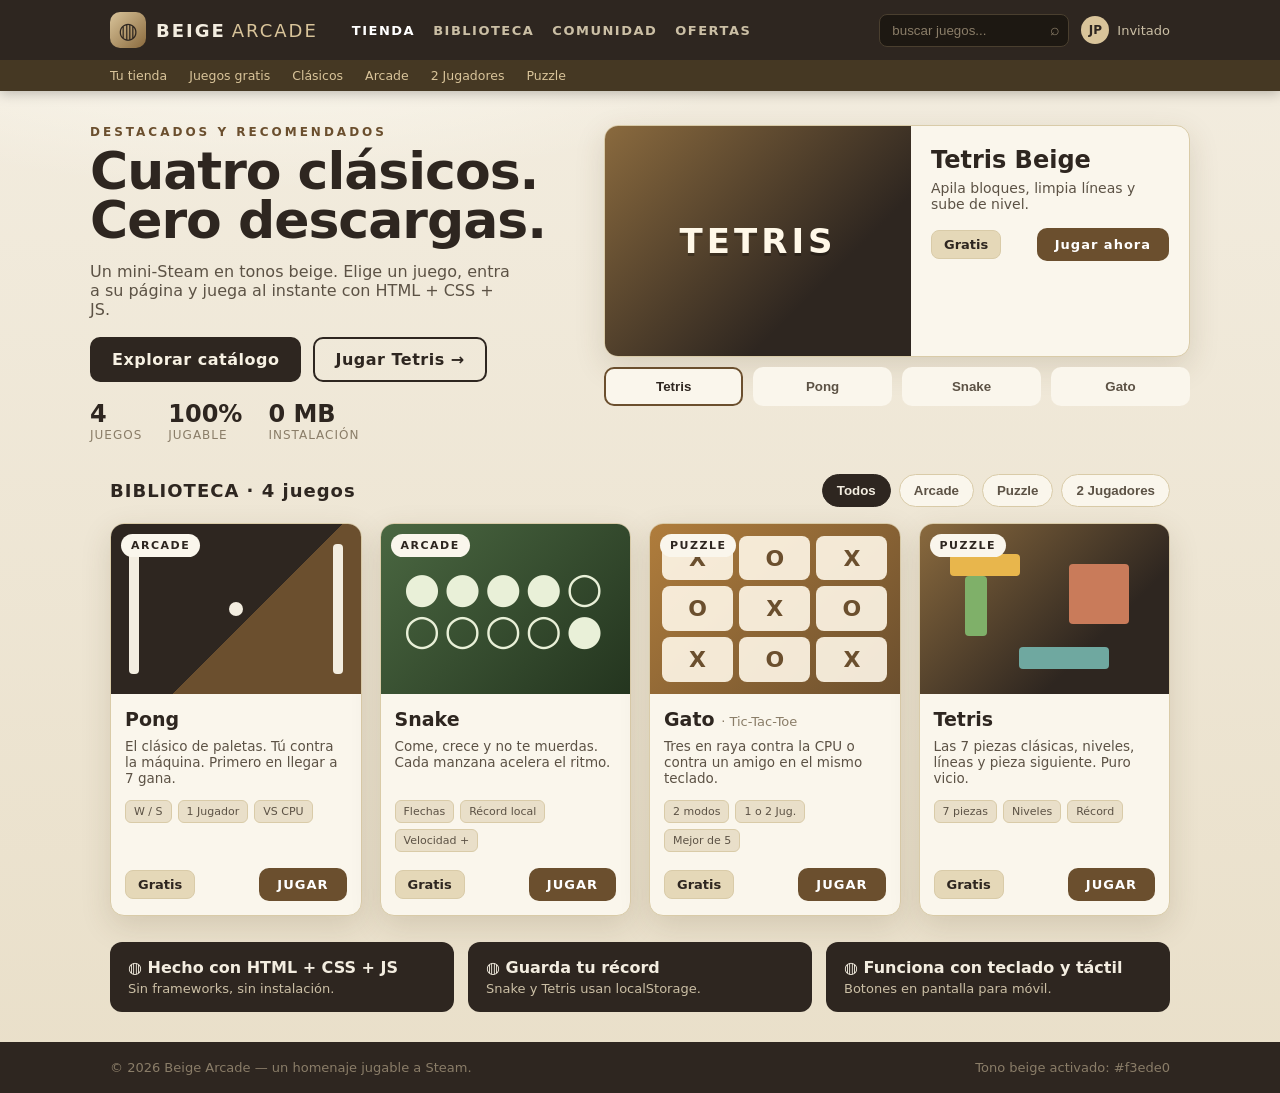
<file: index.html>
<!DOCTYPE html>
<html lang="es">
<head>
<meta charset="UTF-8" />
<meta name="viewport" content="width=device-width, initial-scale=1.0" />
<title>Beige Arcade — Tienda de Juegos</title>
<link rel="stylesheet" href="styles.css" />
</head>
<body>
  <header class="topbar">
    <div class="topbar-inner">
      <a class="logo" href="index.html">
        <span class="logo-mark">◍</span>
        <span class="logo-text">BEIGE<em>ARCADE</em></span>
      </a>
      <nav class="main-nav">
        <a href="index.html" class="active">TIENDA</a>
        <a href="#catalogo">BIBLIOTECA</a>
        <a href="#catalogo">COMUNIDAD</a>
        <a href="#catalogo">OFERTAS</a>
      </nav>
      <div class="topbar-right">
        <div class="search-box">
          <input id="searchInput" type="text" placeholder="buscar juegos..." autocomplete="off" />
          <span class="search-icon">⌕</span>
        </div>
        <div class="user-chip"><span class="avatar">JP</span> Invitado</div>
      </div>
    </div>
    <div class="subbar">
      <div class="subbar-inner">
        <span>Tu tienda</span><span>Juegos gratis</span><span>Clásicos</span><span>Arcade</span><span>2 Jugadores</span><span>Puzzle</span>
      </div>
    </div>
  </header>

  <main>
    <!-- HERO estilo Steam -->
    <section class="hero">
      <div class="hero-inner">
        <div class="hero-copy">
          <p class="eyebrow">DESTACADOS Y RECOMENDADOS</p>
          <h1>Cuatro clásicos.<br />Cero descargas.</h1>
          <p class="hero-desc">Un mini-Steam en tonos beige. Elige un juego, entra a su página y juega al instante con HTML + CSS + JS.</p>
          <div class="hero-actions">
            <a href="#catalogo" class="btn btn-primary">Explorar catálogo</a>
            <a href="tetris.html" class="btn btn-ghost">Jugar Tetris →</a>
          </div>
          <div class="hero-stats">
            <div><strong>4</strong><span>juegos</span></div>
            <div><strong>100%</strong><span>jugable</span></div>
            <div><strong>0 MB</strong><span>instalación</span></div>
          </div>
        </div>
        <div class="hero-showcase">
          <div class="showcase-main" id="showcaseMain">
            <div class="showcase-art art-tetris"><span>TETRIS</span></div>
            <div class="showcase-info">
              <h2 id="showcaseTitle">Tetris Beige</h2>
              <p id="showcaseDesc">Apila bloques, limpia líneas y sube de nivel.</p>
              <div class="showcase-meta">
                <span class="price">Gratis</span>
                <a id="showcaseLink" href="tetris.html" class="btn btn-small">Jugar ahora</a>
              </div>
            </div>
          </div>
          <div class="showcase-thumbs">
            <button class="thumb active" data-game="tetris">Tetris</button>
            <button class="thumb" data-game="pong">Pong</button>
            <button class="thumb" data-game="snake">Snake</button>
            <button class="thumb" data-game="gato">Gato</button>
          </div>
        </div>
      </div>
    </section>

    <!-- CATALOGO -->
    <section id="catalogo" class="catalog">
      <div class="catalog-head">
        <h2>BIBLIOTECA · <span id="resultCount">4 juegos</span></h2>
        <div class="filters">
          <button class="filter active" data-filter="all">Todos</button>
          <button class="filter" data-filter="arcade">Arcade</button>
          <button class="filter" data-filter="puzzle">Puzzle</button>
          <button class="filter" data-filter="2p">2 Jugadores</button>
        </div>
      </div>

      <div class="grid" id="gameGrid">
        <!-- PONG -->
        <article class="card" data-tags="arcade 2p" data-title="pong retro paletas arcade">
          <a class="card-art art-pong" href="pong.html" aria-label="Jugar Pong">
            <div class="pong-deco"><i></i><i></i><i></i></div>
            <span class="card-badge">ARCADE</span>
          </a>
          <div class="card-body">
            <h3>Pong</h3>
            <p class="card-desc">El clásico de paletas. Tú contra la máquina. Primero en llegar a 7 gana.</p>
            <div class="card-tags"><span>W / S</span><span>1 Jugador</span><span>VS CPU</span></div>
            <div class="card-foot">
              <span class="price">Gratis</span>
              <a href="pong.html" class="btn btn-small">JUGAR</a>
            </div>
          </div>
        </article>

        <!-- SNAKE -->
        <article class="card" data-tags="arcade" data-title="snake vibora culebra arcade">
          <a class="card-art art-snake" href="snake.html" aria-label="Jugar Snake">
            <div class="snake-deco">●●●●○<br />○○○○●</div>
            <span class="card-badge">ARCADE</span>
          </a>
          <div class="card-body">
            <h3>Snake</h3>
            <p class="card-desc">Come, crece y no te muerdas. Cada manzana acelera el ritmo.</p>
            <div class="card-tags"><span>Flechas</span><span>Récord local</span><span>Velocidad +</span></div>
            <div class="card-foot">
              <span class="price">Gratis</span>
              <a href="snake.html" class="btn btn-small">JUGAR</a>
            </div>
          </div>
        </article>

        <!-- GATO -->
        <article class="card" data-tags="puzzle 2p" data-title="gato tic tac toe tres en raya puzzle">
          <a class="card-art art-gato" href="gato.html" aria-label="Jugar Gato">
            <div class="gato-deco"><span>X</span><span>O</span><span>X</span><span>O</span><span>X</span><span>O</span><span>X</span><span>O</span><span>X</span></div>
            <span class="card-badge">PUZZLE</span>
          </a>
          <div class="card-body">
            <h3>Gato <small>· Tic-Tac-Toe</small></h3>
            <p class="card-desc">Tres en raya contra la CPU o contra un amigo en el mismo teclado.</p>
            <div class="card-tags"><span>2 modos</span><span>1 o 2 Jug.</span><span>Mejor de 5</span></div>
            <div class="card-foot">
              <span class="price">Gratis</span>
              <a href="gato.html" class="btn btn-small">JUGAR</a>
            </div>
          </div>
        </article>

        <!-- TETRIS -->
        <article class="card" data-tags="puzzle arcade" data-title="tetris bloques lineas puzzle">
          <a class="card-art art-tetris" href="tetris.html" aria-label="Jugar Tetris">
            <div class="tetris-deco"><i class="t1"></i><i class="t2"></i><i class="t3"></i><i class="t4"></i></div>
            <span class="card-badge">PUZZLE</span>
          </a>
          <div class="card-body">
            <h3>Tetris</h3>
            <p class="card-desc">Las 7 piezas clásicas, niveles, líneas y pieza siguiente. Puro vicio.</p>
            <div class="card-tags"><span>7 piezas</span><span>Niveles</span><span>Récord</span></div>
            <div class="card-foot">
              <span class="price">Gratis</span>
              <a href="tetris.html" class="btn btn-small">JUGAR</a>
            </div>
          </div>
        </article>
      </div>
      <p id="emptyMsg" class="empty-msg" hidden>Sin resultados para tu búsqueda. Prueba con “pong”, “snake”, “gato” o “tetris”.</p>
    </section>

    <section class="strip">
      <div class="strip-item"><strong>◍ Hecho con HTML + CSS + JS</strong><span>Sin frameworks, sin instalación.</span></div>
      <div class="strip-item"><strong>◍ Guarda tu récord</strong><span>Snake y Tetris usan localStorage.</span></div>
      <div class="strip-item"><strong>◍ Funciona con teclado y táctil</strong><span>Botones en pantalla para móvil.</span></div>
    </section>
  </main>

  <footer class="footer">
    <div class="footer-inner">
      <span>© 2026 Beige Arcade — un homenaje jugable a Steam.</span>
      <span>Tono beige activado: #f3ede0</span>
    </div>
  </footer>

<script src="app.js"></script>
</body>
</html>
</file>
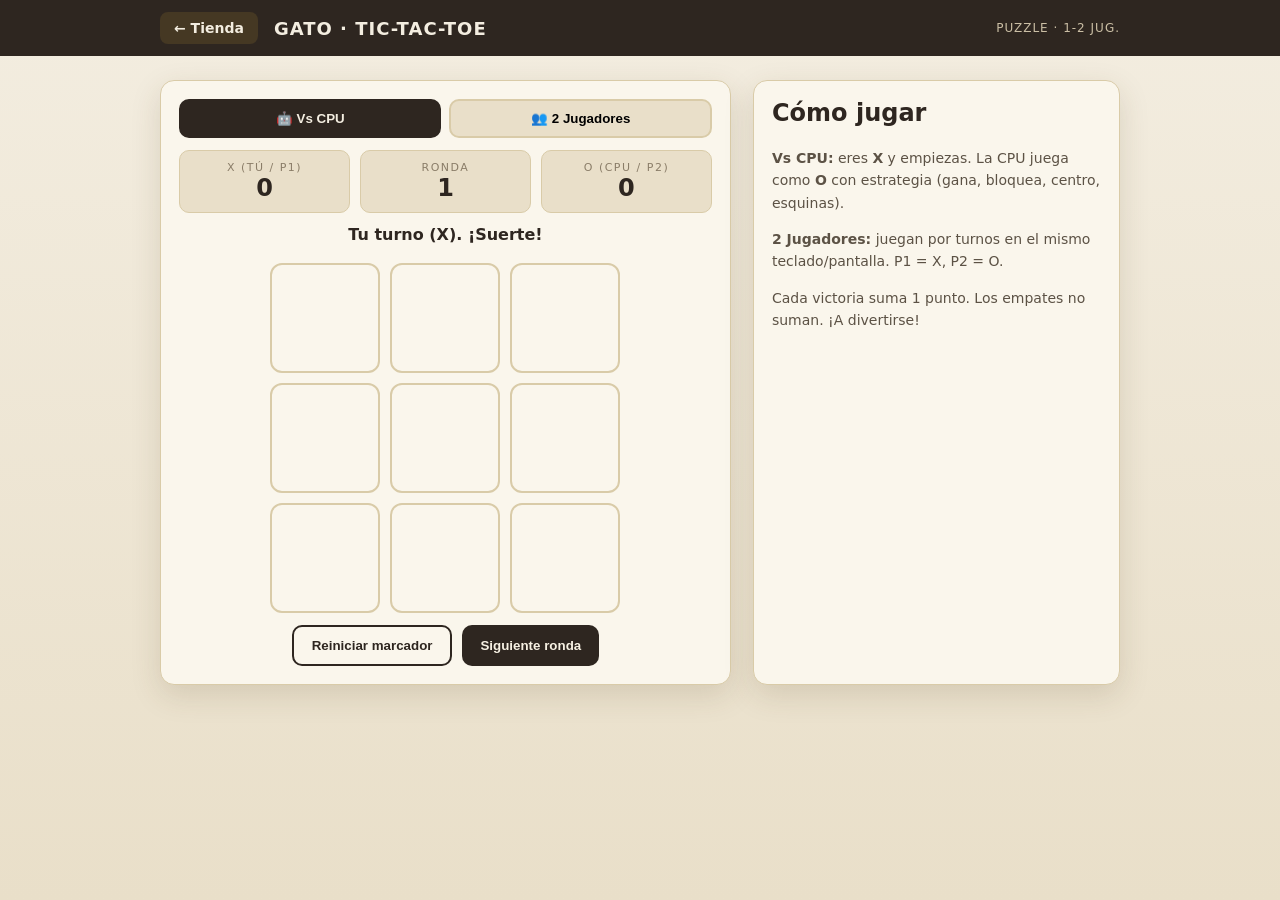
<file: gato.html>
<!DOCTYPE html>
<html lang="es">
<head>
<meta charset="UTF-8" />
<meta name="viewport" content="width=device-width, initial-scale=1.0" />
<title>Gato — Beige Arcade</title>
<link rel="stylesheet" href="game.css" />
</head>
<body>
<header class="game-top"><div class="game-top-inner">
  <a class="back" href="index.html">← Tienda</a>
  <h1>GATO · TIC-TAC-TOE</h1><span class="tag">PUZZLE · 1-2 JUG.</span>
</div></header>
<div class="wrap">
  <div class="panel">
    <div class="mode-row">
      <button id="modeCpu" class="active">🤖 Vs CPU</button>
      <button id="mode2p">👥 2 Jugadores</button>
    </div>
    <div class="hud">
      <div class="box"><small>X (Tú / P1)</small><strong id="scoreX">0</strong></div>
      <div class="box"><small>Ronda</small><strong id="round">1</strong></div>
      <div class="box"><small>O (CPU / P2)</small><strong id="scoreO">0</strong></div>
    </div>
    <div class="status" id="status">Tu turno (X). ¡Suerte!</div>
    <div class="stage" style="background:transparent;padding:0;min-height:0">
      <div class="board-ttt" id="board"></div>
    </div>
    <div class="controls-row" style="justify-content:center">
      <button class="btn secondary" id="btnReset">Reiniciar marcador</button>
      <button class="btn" id="btnNext">Siguiente ronda</button>
    </div>
  </div>
  <div class="panel">
    <h2 style="margin-top:0">Cómo jugar</h2>
    <p class="hint"><b>Vs CPU:</b> eres <b>X</b> y empiezas. La CPU juega como <b>O</b> con estrategia (gana, bloquea, centro, esquinas).</p>
    <p class="hint"><b>2 Jugadores:</b> juegan por turnos en el mismo teclado/pantalla. P1 = X, P2 = O.</p>
    <p class="hint">Cada victoria suma 1 punto. Los empates no suman. ¡A divertirse!</p>
  </div>
</div>
<script src="gato.js"></script>
</body>
</html>
</file>
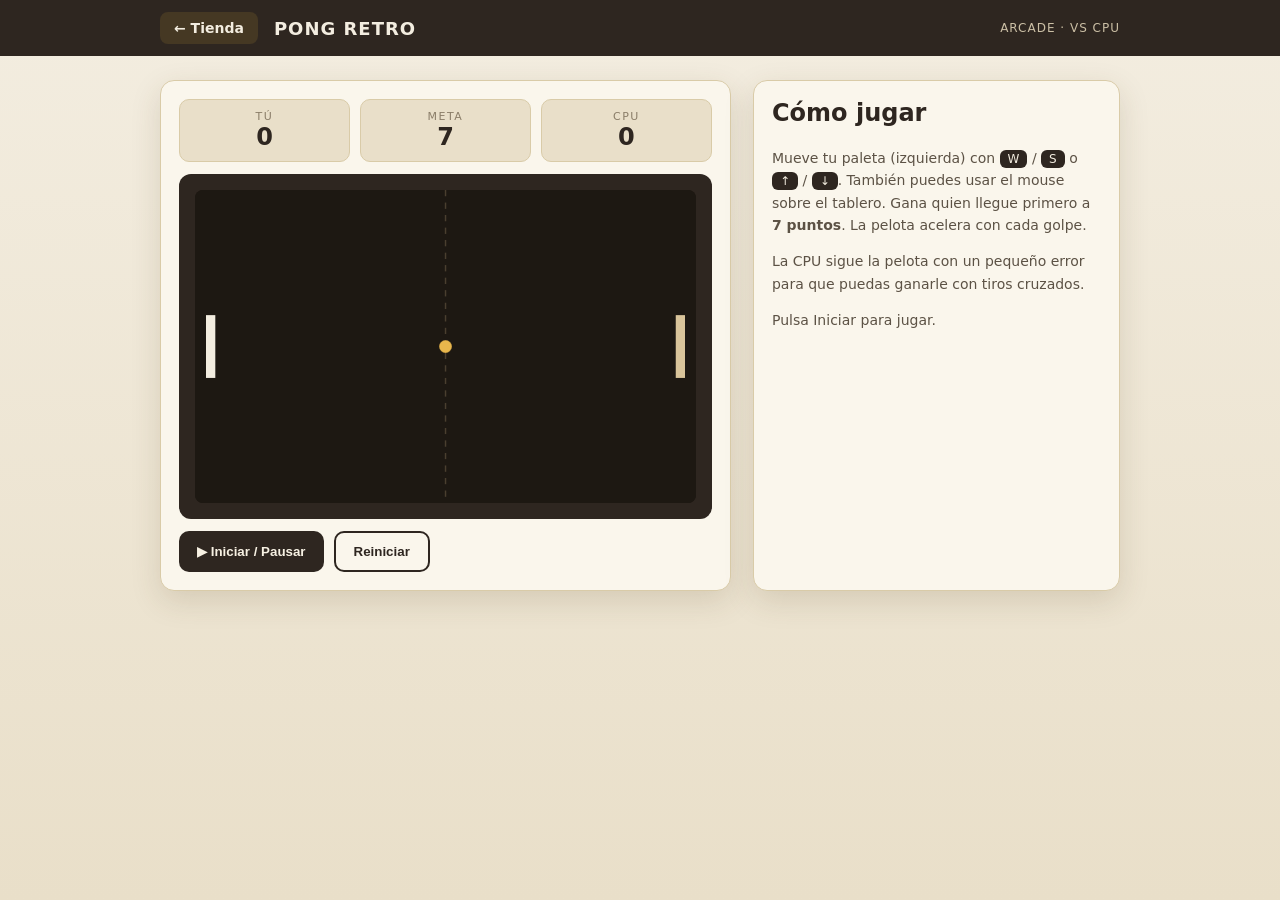
<file: pong.html>
<!DOCTYPE html>
<html lang="es">
<head>
<meta charset="UTF-8" />
<meta name="viewport" content="width=device-width, initial-scale=1.0" />
<title>Pong — Beige Arcade</title>
<link rel="stylesheet" href="game.css" />
</head>
<body>
<header class="game-top"><div class="game-top-inner">
  <a class="back" href="index.html">← Tienda</a>
  <h1>PONG RETRO</h1><span class="tag">ARCADE · VS CPU</span>
</div></header>
<div class="wrap">
  <div class="panel">
    <div class="hud">
      <div class="box"><small>Tú</small><strong id="scoreL">0</strong></div>
      <div class="box"><small>Meta</small><strong>7</strong></div>
      <div class="box"><small>CPU</small><strong id="scoreR">0</strong></div>
    </div>
    <div class="stage"><canvas id="pong" width="640" height="400"></canvas></div>
    <div class="controls-row">
      <button class="btn" id="btnStart">▶ Iniciar / Pausar</button>
      <button class="btn secondary" id="btnReset">Reiniciar</button>
    </div>
    <div class="touch">
      <button id="tUp">▲</button>
      <button id="tDown">▼</button>
    </div>
  </div>
  <div class="panel">
    <h2 style="margin-top:0">Cómo jugar</h2>
    <p class="hint">Mueve tu paleta (izquierda) con <kbd>W</kbd> / <kbd>S</kbd> o <kbd>↑</kbd> / <kbd>↓</kbd>. También puedes usar el mouse sobre el tablero. Gana quien llegue primero a <b>7 puntos</b>. La pelota acelera con cada golpe.</p>
    <p class="hint">La CPU sigue la pelota con un pequeño error para que puedas ganarle con tiros cruzados.</p>
    <p class="hint" id="msg">Pulsa Iniciar para jugar.</p>
  </div>
</div>
<script src="pong.js"></script>
</body>
</html>
</file>
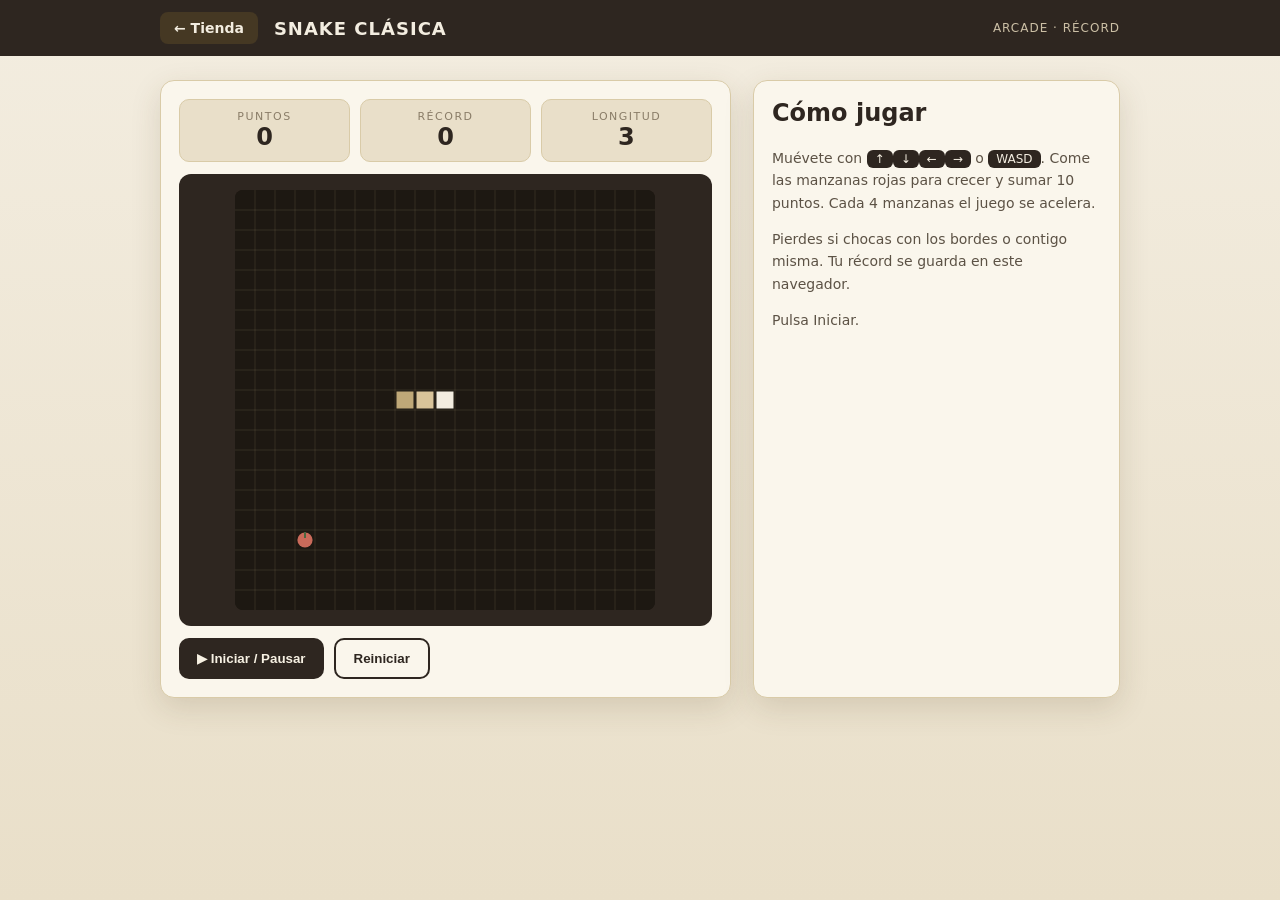
<file: snake.html>
<!DOCTYPE html>
<html lang="es">
<head>
<meta charset="UTF-8" />
<meta name="viewport" content="width=device-width, initial-scale=1.0" />
<title>Snake — Beige Arcade</title>
<link rel="stylesheet" href="game.css" />
</head>
<body>
<header class="game-top"><div class="game-top-inner">
  <a class="back" href="index.html">← Tienda</a>
  <h1>SNAKE CLÁSICA</h1><span class="tag">ARCADE · RÉCORD</span>
</div></header>
<div class="wrap">
  <div class="panel">
    <div class="hud">
      <div class="box"><small>Puntos</small><strong id="score">0</strong></div>
      <div class="box"><small>Récord</small><strong id="best">0</strong></div>
      <div class="box"><small>Longitud</small><strong id="len">3</strong></div>
    </div>
    <div class="stage"><canvas id="snake" width="420" height="420"></canvas></div>
    <div class="controls-row">
      <button class="btn" id="btnStart">▶ Iniciar / Pausar</button>
      <button class="btn secondary" id="btnReset">Reiniciar</button>
    </div>
    <div class="touch">
      <button data-dir="up">▲</button>
      <button data-dir="left">◀</button>
      <button data-dir="down">▼</button>
      <button data-dir="right">▶</button>
    </div>
  </div>
  <div class="panel">
    <h2 style="margin-top:0">Cómo jugar</h2>
    <p class="hint">Muévete con <kbd>↑</kbd><kbd>↓</kbd><kbd>←</kbd><kbd>→</kbd> o <kbd>WASD</kbd>. Come las manzanas rojas para crecer y sumar 10 puntos. Cada 4 manzanas el juego se acelera.</p>
    <p class="hint">Pierdes si chocas con los bordes o contigo misma. Tu récord se guarda en este navegador.</p>
    <p class="hint" id="msg">Pulsa Iniciar.</p>
  </div>
</div>
<script src="snake.js"></script>
</body>
</html>
</file>
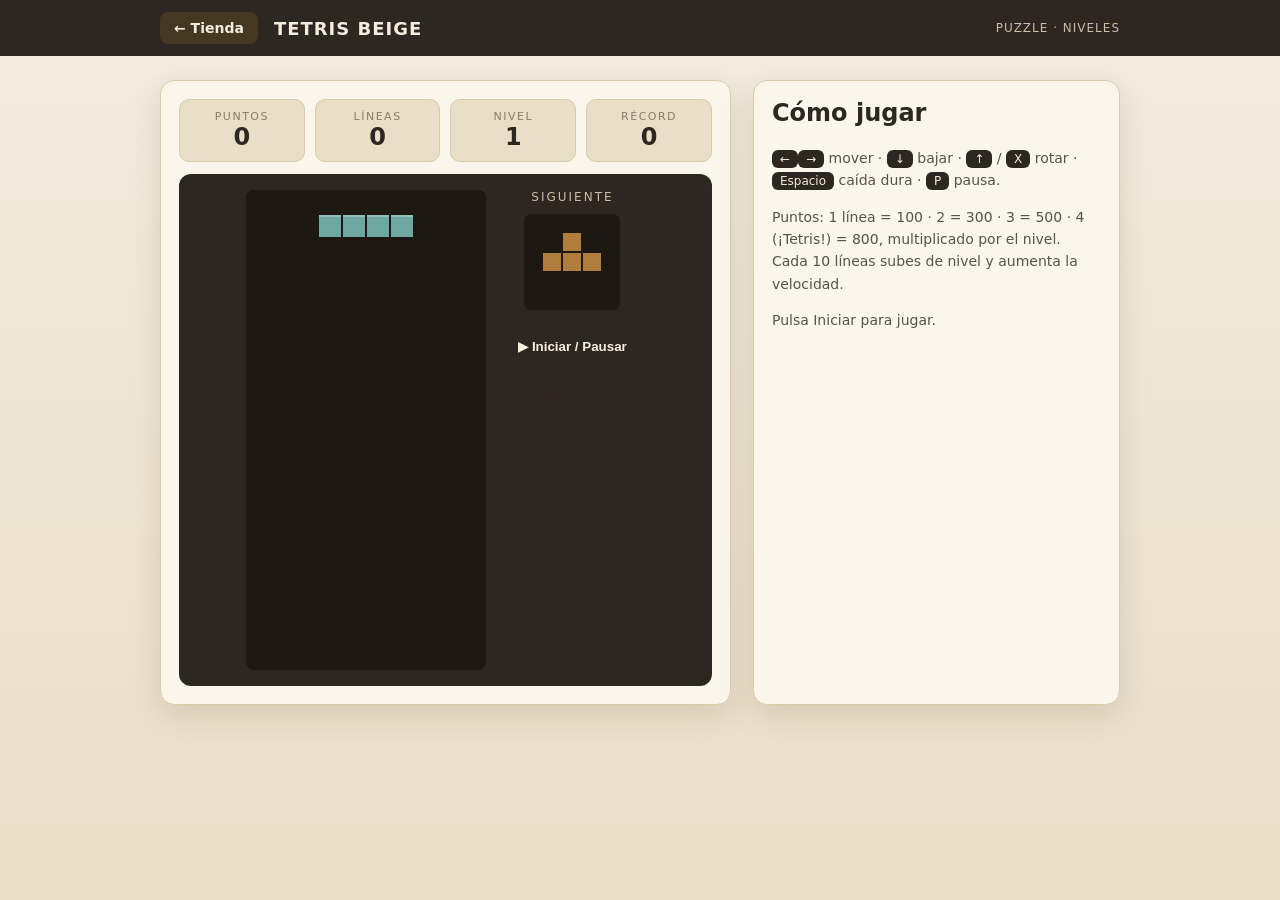
<file: tetris.html>
<!DOCTYPE html>
<html lang="es">
<head>
<meta charset="UTF-8" />
<meta name="viewport" content="width=device-width, initial-scale=1.0" />
<title>Tetris — Beige Arcade</title>
<link rel="stylesheet" href="game.css" />
</head>
<body>
<header class="game-top"><div class="game-top-inner">
  <a class="back" href="index.html">← Tienda</a>
  <h1>TETRIS BEIGE</h1><span class="tag">PUZZLE · NIVELES</span>
</div></header>
<div class="wrap">
  <div class="panel">
    <div class="hud">
      <div class="box"><small>Puntos</small><strong id="score">0</strong></div>
      <div class="box"><small>Líneas</small><strong id="lines">0</strong></div>
      <div class="box"><small>Nivel</small><strong id="level">1</strong></div>
      <div class="box"><small>Récord</small><strong id="best">0</strong></div>
    </div>
    <div class="stage">
      <div style="display:flex;gap:14px;align-items:flex-start;flex-wrap:wrap;justify-content:center">
        <canvas id="tetris" width="240" height="480"></canvas>
        <div style="display:flex;flex-direction:column;gap:10px;align-items:center">
          <div style="color:#cbbfa5;font-size:12px;letter-spacing:2px">SIGUIENTE</div>
          <canvas id="next" width="96" height="96"></canvas>
          <button class="btn" id="btnStart" style="margin-top:8px">▶ Iniciar / Pausar</button>
          <button class="btn secondary" id="btnReset">Reiniciar</button>
        </div>
      </div>
    </div>
    <div class="touch">
      <button id="tLeft">◀</button>
      <button id="tRot">⟳</button>
      <button id="tRight">▶</button>
      <button id="tDown">▼</button>
      <button id="tDrop">⬇⬇</button>
    </div>
  </div>
  <div class="panel">
    <h2 style="margin-top:0">Cómo jugar</h2>
    <p class="hint"><kbd>←</kbd><kbd>→</kbd> mover · <kbd>↓</kbd> bajar · <kbd>↑</kbd> / <kbd>X</kbd> rotar · <kbd>Espacio</kbd> caída dura · <kbd>P</kbd> pausa.</p>
    <p class="hint">Puntos: 1 línea = 100 · 2 = 300 · 3 = 500 · 4 (¡Tetris!) = 800, multiplicado por el nivel. Cada 10 líneas subes de nivel y aumenta la velocidad.</p>
    <p class="hint" id="msg">Pulsa Iniciar para jugar.</p>
  </div>
</div>
<script src="tetris.js"></script>
</body>
</html>
</file>
<file: styles.css>
:root{
  --bg:#f3ede0;
  --bg2:#e9dfc9;
  --bg3:#ded0b3;
  --card:#faf6ec;
  --card-border:#d9cba8;
  --ink:#2e2620;
  --ink-soft:#5c5245;
  --muted:#8a7d68;
  --accent:#6b4f2e;
  --accent-hover:#533d22;
  --gold:#b07d3c;
  --green:#4a6741;
  --shadow:0 10px 30px rgba(80,60,30,.15);
  --radius:14px;
}
*{box-sizing:border-box}
body{
  margin:0;
  font-family:"Segoe UI",system-ui,-apple-system,Arial,sans-serif;
  background:
    radial-gradient(1000px 400px at 20% -50px, #fffdf6 0%, transparent 60%),
    linear-gradient(180deg,var(--bg) 0%,var(--bg2) 100%);
  color:var(--ink);
  min-height:100vh;
}
/* ===== TOPBAR estilo Steam pero beige ===== */
.topbar{background:#2e2620;color:#f3ede0;position:sticky;top:0;z-index:10;box-shadow:0 2px 12px rgba(0,0,0,.25)}
.topbar-inner{max-width:1100px;margin:0 auto;display:flex;align-items:center;gap:24px;padding:12px 20px}
.logo{display:flex;align-items:center;gap:10px;text-decoration:none;color:#f3ede0}
.logo-mark{width:36px;height:36px;display:grid;place-items:center;background:linear-gradient(135deg,#d9c49a,#8a6a3e);border-radius:10px;font-size:22px;color:#2e2620}
.logo-text{font-weight:800;letter-spacing:2px;font-size:18px}
.logo-text em{font-style:normal;color:#d9c49a;margin-left:6px;font-weight:400}
.main-nav{display:flex;gap:18px;margin-left:10px}
.main-nav a{color:#cbbfa5;text-decoration:none;font-size:13px;letter-spacing:1.5px;font-weight:600}
.main-nav a.active,.main-nav a:hover{color:#fff}
.topbar-right{margin-left:auto;display:flex;align-items:center;gap:12px}
.search-box{position:relative}
.search-box input{background:#1d1812;border:1px solid #4a3f2f;color:#f3ede0;border-radius:8px;padding:8px 30px 8px 12px;width:190px;outline:none}
.search-box input::placeholder{color:#8a7d68}
.search-icon{position:absolute;right:9px;top:6px;color:#8a7d68}
.user-chip{display:flex;align-items:center;gap:8px;font-size:13px;color:#cbbfa5}
.avatar{width:28px;height:28px;border-radius:50%;background:#d9c49a;color:#2e2620;display:grid;place-items:center;font-weight:800;font-size:12px}
.subbar{background:#453823}
.subbar-inner{max-width:1100px;margin:0 auto;display:flex;gap:22px;padding:8px 20px;font-size:12.5px;color:#d9c49a;overflow-x:auto;white-space:nowrap}
/* ===== HERO ===== */
.hero{padding:34px 20px 10px}
.hero-inner{max-width:1100px;margin:0 auto;display:grid;grid-template-columns:1fr 1.2fr;gap:26px}
.eyebrow{letter-spacing:3px;font-size:12px;color:var(--accent);font-weight:700;margin:0 0 8px}
.hero-copy h1{font-size:52px;line-height:.95;margin:0 0 12px;letter-spacing:-1px}
.hero-desc{color:var(--ink-soft);font-size:16px;max-width:42ch}
.hero-actions{display:flex;gap:12px;margin:18px 0}
.btn{display:inline-block;text-decoration:none;border-radius:10px;font-weight:700;letter-spacing:.5px;cursor:pointer;border:0}
.btn-primary{background:var(--ink);color:#f7f1e3;padding:13px 22px}
.btn-primary:hover{background:#000}
.btn-ghost{background:transparent;color:var(--ink);border:2px solid var(--ink);padding:11px 20px}
.btn-ghost:hover{background:var(--ink);color:#f7f1e3}
.btn-small{background:var(--accent);color:#fff;padding:9px 18px;font-size:13px;letter-spacing:1px}
.btn-small:hover{background:var(--accent-hover)}
.hero-stats{display:flex;gap:26px;margin-top:10px}
.hero-stats div{display:flex;flex-direction:column}
.hero-stats strong{font-size:24px}
.hero-stats span{font-size:12px;color:var(--muted);letter-spacing:1px;text-transform:uppercase}
.hero-showcase{display:flex;flex-direction:column;gap:10px}
.showcase-main{background:var(--card);border:1px solid var(--card-border);border-radius:var(--radius);overflow:hidden;box-shadow:var(--shadow);display:grid;grid-template-columns:1.1fr 1fr}
.showcase-art{min-height:230px;display:grid;place-items:center;font-weight:900;font-size:34px;letter-spacing:4px;color:#fff8e8;text-shadow:0 3px 0 rgba(0,0,0,.25)}
.showcase-info{padding:20px}
.showcase-info h2{margin:0 0 6px}
.showcase-info p{color:var(--ink-soft);margin:0 0 16px;font-size:14px}
.showcase-meta{display:flex;align-items:center;justify-content:space-between}
.price{background:#e5d8b8;border:1px solid var(--card-border);padding:6px 12px;border-radius:8px;font-weight:700;font-size:13px}
.showcase-thumbs{display:grid;grid-template-columns:repeat(4,1fr);gap:10px}
.thumb{background:var(--card);border:2px solid transparent;border-radius:10px;padding:10px;font-weight:700;color:var(--ink-soft);cursor:pointer}
.thumb.active{border-color:var(--accent);color:var(--ink)}
/* Artes de portada */
.art-pong{background:linear-gradient(135deg,#2e2620 0 55%,#6b4f2e 55% 100%);position:relative}
.art-snake{background:linear-gradient(135deg,#4a6741,#24351f);position:relative}
.art-gato{background:linear-gradient(135deg,#b07d3c,#6b4f2e);position:relative}
.art-tetris{background:linear-gradient(135deg,#8a6a3e,#2e2620 70%);position:relative}
.card-art{position:relative;display:block;min-height:170px;overflow:hidden;text-decoration:none}
.card-badge{position:absolute;top:10px;left:10px;background:#faf6ec;color:#2e2620;font-size:11px;font-weight:800;letter-spacing:1.5px;padding:5px 10px;border-radius:20px}
.pong-deco{position:absolute;inset:0}
.pong-deco i{position:absolute;top:20px;bottom:20px;width:10px;background:#f3ede0;border-radius:4px}
.pong-deco i:nth-child(1){left:18px}.pong-deco i:nth-child(2){right:18px}
.pong-deco i:nth-child(3){left:50%;top:50%;width:14px;height:14px;border-radius:50%;transform:translate(-50%,-50%)}
.snake-deco{position:absolute;inset:0;display:grid;place-items:center;color:#e9f0d8;font-size:42px;line-height:1;letter-spacing:4px}
.gato-deco{position:absolute;inset:12px;display:grid;grid-template-columns:repeat(3,1fr);gap:6px}
.gato-deco span{background:rgba(255,248,232,.9);border-radius:8px;display:grid;place-items:center;font-weight:900;color:#6b4f2e;font-size:22px}
.tetris-deco{position:absolute;inset:0}
.tetris-deco i{position:absolute;border-radius:4px}
.t1{left:30px;top:30px;width:70px;height:22px;background:#e8b64c}
.t2{left:45px;top:52px;width:22px;height:60px;background:#7fb069}
.t3{right:40px;top:40px;width:60px;height:60px;background:#c97b5a}
.t4{right:60px;bottom:25px;width:90px;height:22px;background:#6fa8a0}
/* ===== CATALOGO ===== */
.catalog{max-width:1100px;margin:22px auto;padding:0 20px}
.catalog-head{display:flex;align-items:center;justify-content:space-between;flex-wrap:wrap;gap:12px}
.catalog-head h2{font-size:18px;letter-spacing:1px;margin:0}
.filters{display:flex;gap:8px}
.filter{border:1px solid var(--card-border);background:var(--card);padding:8px 14px;border-radius:20px;cursor:pointer;font-weight:600;color:var(--ink-soft)}
.filter.active{background:var(--ink);color:#f3ede0;border-color:var(--ink)}
.grid{display:grid;grid-template-columns:repeat(4,1fr);gap:18px;margin-top:16px}
.card{background:var(--card);border:1px solid var(--card-border);border-radius:var(--radius);overflow:hidden;box-shadow:var(--shadow);display:flex;flex-direction:column;transition:transform .15s}
.card:hover{transform:translateY(-4px)}
.card-body{padding:14px;display:flex;flex-direction:column;gap:8px;flex:1}
.card-body h3{margin:0;font-size:19px}
.card-body h3 small{font-weight:400;color:var(--muted);font-size:13px}
.card-desc{margin:0;color:var(--ink-soft);font-size:13.5px;min-height:54px}
.card-tags{display:flex;gap:6px;flex-wrap:wrap}
.card-tags span{font-size:11px;background:var(--bg2);border:1px solid var(--card-border);padding:4px 8px;border-radius:6px;color:var(--ink-soft)}
.card-foot{display:flex;align-items:center;justify-content:space-between;margin-top:auto;padding-top:8px}
.empty-msg{background:var(--card);border:1px dashed var(--card-border);padding:18px;border-radius:12px;text-align:center;color:var(--ink-soft)}
.strip{max-width:1100px;margin:26px auto;padding:0 20px;display:grid;grid-template-columns:repeat(3,1fr);gap:14px}
.strip-item{background:#2e2620;color:#f3ede0;border-radius:12px;padding:16px 18px;display:flex;flex-direction:column;gap:4px}
.strip-item span{color:#cbbfa5;font-size:13px}
.footer{margin-top:30px;background:#2e2620;color:#8a7d68}
.footer-inner{max-width:1100px;margin:0 auto;padding:18px 20px;display:flex;justify-content:space-between;gap:10px;font-size:13px;flex-wrap:wrap}
@media(max-width:960px){
  .hero-inner{grid-template-columns:1fr}
  .hero-copy h1{font-size:40px}
  .grid{grid-template-columns:repeat(2,1fr)}
  .strip{grid-template-columns:1fr}
  .main-nav{display:none}
}
@media(max-width:560px){.grid{grid-template-columns:1fr}.search-box input{width:130px}}
</file>
<file: game.css>
/* Estilos compartidos de páginas de juego */
:root{
  --bg:#f3ede0; --bg2:#e9dfc9; --card:#faf6ec; --border:#d9cba8;
  --ink:#2e2620; --soft:#5c5245; --muted:#8a7d68;
  --accent:#6b4f2e; --gold:#b07d3c;
}
*{box-sizing:border-box}
body{margin:0;font-family:"Segoe UI",system-ui,Arial,sans-serif;background:linear-gradient(180deg,#f3ede0,#e9dfc9);color:var(--ink);min-height:100vh}
.game-top{background:#2e2620;color:#f3ede0;position:sticky;top:0;z-index:5}
.game-top-inner{max-width:1000px;margin:0 auto;padding:12px 20px;display:flex;align-items:center;gap:16px}
.back{color:#f3ede0;text-decoration:none;font-weight:700;font-size:14px;background:#453823;padding:8px 14px;border-radius:8px}
.back:hover{background:#57492f}
.game-top h1{font-size:18px;margin:0;letter-spacing:1px}
.game-top .tag{margin-left:auto;font-size:12px;color:#cbbfa5;letter-spacing:1px}
.wrap{max-width:1000px;margin:0 auto;padding:24px 20px 40px;display:grid;grid-template-columns:1.4fr .9fr;gap:22px}
.panel{background:var(--card);border:1px solid var(--border);border-radius:14px;box-shadow:0 10px 30px rgba(80,60,30,.15);padding:18px}
.stage{display:grid;place-items:center;background:#2e2620;border-radius:12px;padding:16px;min-height:300px}
canvas{background:#1d1812;border-radius:8px;max-width:100%;touch-action:none}
.hud{display:flex;gap:10px;flex-wrap:wrap;margin-bottom:12px}
.hud .box{flex:1;min-width:110px;background:var(--bg2);border:1px solid var(--border);border-radius:10px;padding:10px 12px;text-align:center}
.hud .box small{display:block;font-size:11px;letter-spacing:1.5px;color:var(--muted);text-transform:uppercase}
.hud .box strong{font-size:24px}
.controls-row{display:flex;gap:10px;margin-top:12px;flex-wrap:wrap}
button.btn{background:var(--ink);color:#f7f1e3;border:0;border-radius:10px;padding:11px 18px;font-weight:700;cursor:pointer}
button.btn:hover{background:#000}
button.btn.secondary{background:transparent;color:var(--ink);border:2px solid var(--ink)}
button.btn.secondary:hover{background:var(--ink);color:#f7f1e3}
.hint{color:var(--soft);font-size:14px;line-height:1.6}
.hint kbd{background:#2e2620;color:#f3ede0;border-radius:6px;padding:2px 8px;font-size:12px;font-family:inherit}
.touch{display:none;gap:8px;margin-top:12px;flex-wrap:wrap}
.touch button{flex:1;min-width:60px;padding:12px;border-radius:10px;border:1px solid var(--border);background:var(--bg2);font-size:18px;font-weight:800;cursor:pointer}
.board-ttt{display:grid;grid-template-columns:repeat(3,110px);gap:10px;justify-content:center}
.cell{width:110px;height:110px;font-size:52px;font-weight:900;border-radius:12px;border:2px solid #d9cba8;background:#faf6ec;cursor:pointer;color:#2e2620}
.cell:hover:not(:disabled){background:#efe5cb}
.cell:disabled{cursor:default}
.cell.win{background:#6b4f2e;color:#fff;border-color:#6b4f2e}
.mode-row{display:flex;gap:8px;margin-bottom:12px}
.mode-row button{flex:1;padding:10px;border-radius:10px;border:2px solid var(--border);background:var(--bg2);cursor:pointer;font-weight:700}
.mode-row button.active{background:var(--ink);color:#f3ede0;border-color:var(--ink)}
.status{min-height:28px;font-weight:700;margin:10px 0;text-align:center}
@media(max-width:860px){
  .wrap{grid-template-columns:1fr}
  .touch{display:flex}
  .board-ttt{grid-template-columns:repeat(3,90px)}
  .cell{width:90px;height:90px;font-size:42px}
}
</file>
